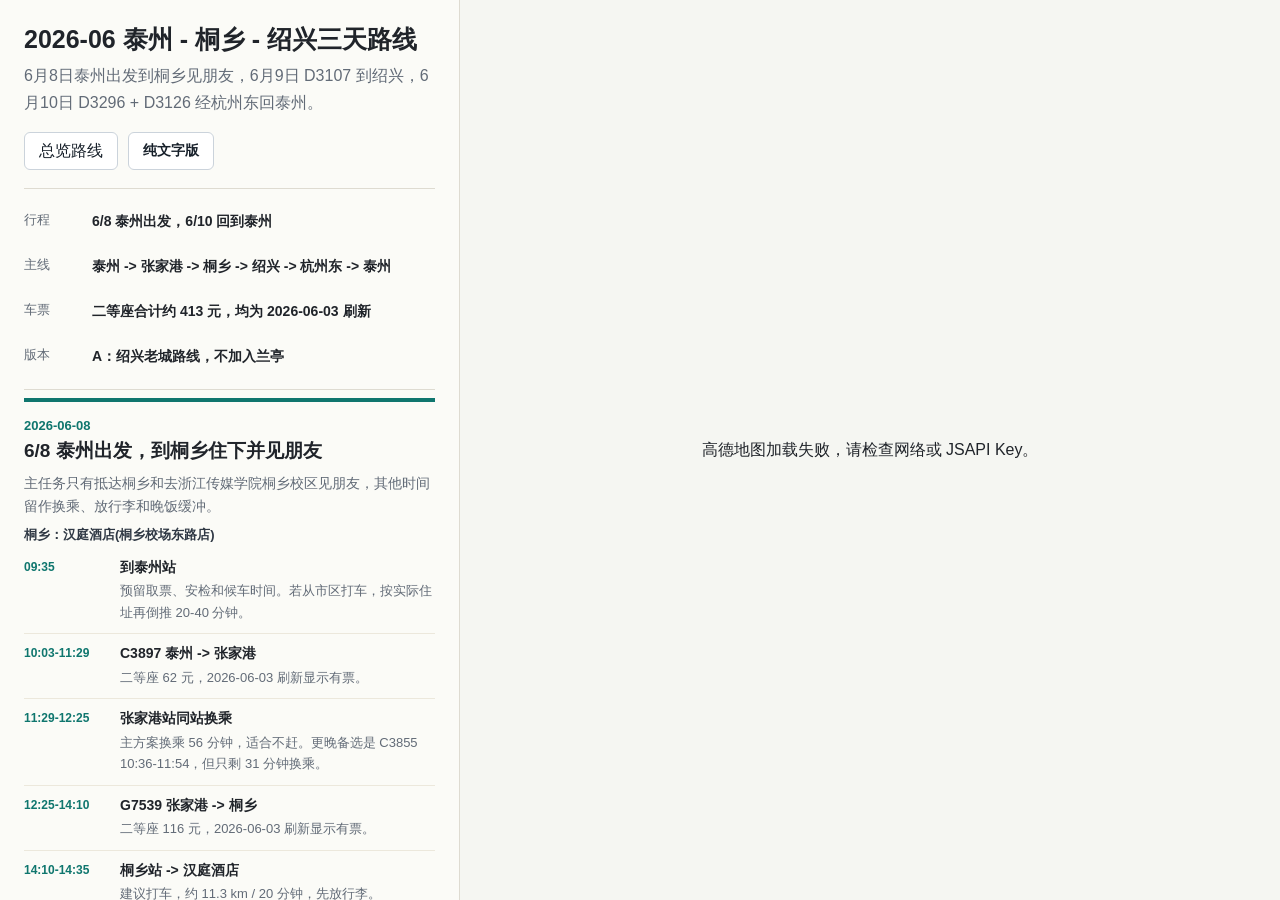
<file: index.html>
<!doctype html>
<html lang="zh-CN">
  <head>
    <meta charset="utf-8">
    <meta name="viewport" content="width=device-width, initial-scale=1">
    <title>2026-06 泰州 - 桐乡 - 绍兴行程</title>
    <link rel="stylesheet" href="./styles.css">
  </head>
  <body>
    <main class="layout">
      <aside class="panel" aria-label="三天行程明细">
        <div class="panel-header">
          <h1 id="trip-title">2026-06 泰州 - 桐乡 - 绍兴</h1>
          <p id="trip-subtitle"></p>
          <div class="toolbar">
            <button id="fit-route" type="button">总览路线</button>
            <a class="text-link" href="./itinerary-text.html">纯文字版</a>
          </div>
        </div>
        <section class="summary-band" aria-label="行程摘要">
          <div id="summary-list" class="summary-list"></div>
        </section>
        <div id="itinerary-list" class="itinerary-list"></div>
      </aside>
      <section id="map" aria-label="泰州到桐乡、绍兴再返回泰州的高德地图路线"></section>
    </main>
    <script src="https://webapi.amap.com/loader.js"></script>
    <script src="./src/trip-data.js"></script>
    <script src="./src/route-utils.js"></script>
    <script src="./src/amap-config.js"></script>
    <script src="./src/app.js"></script>
  </body>
</html>
</file>
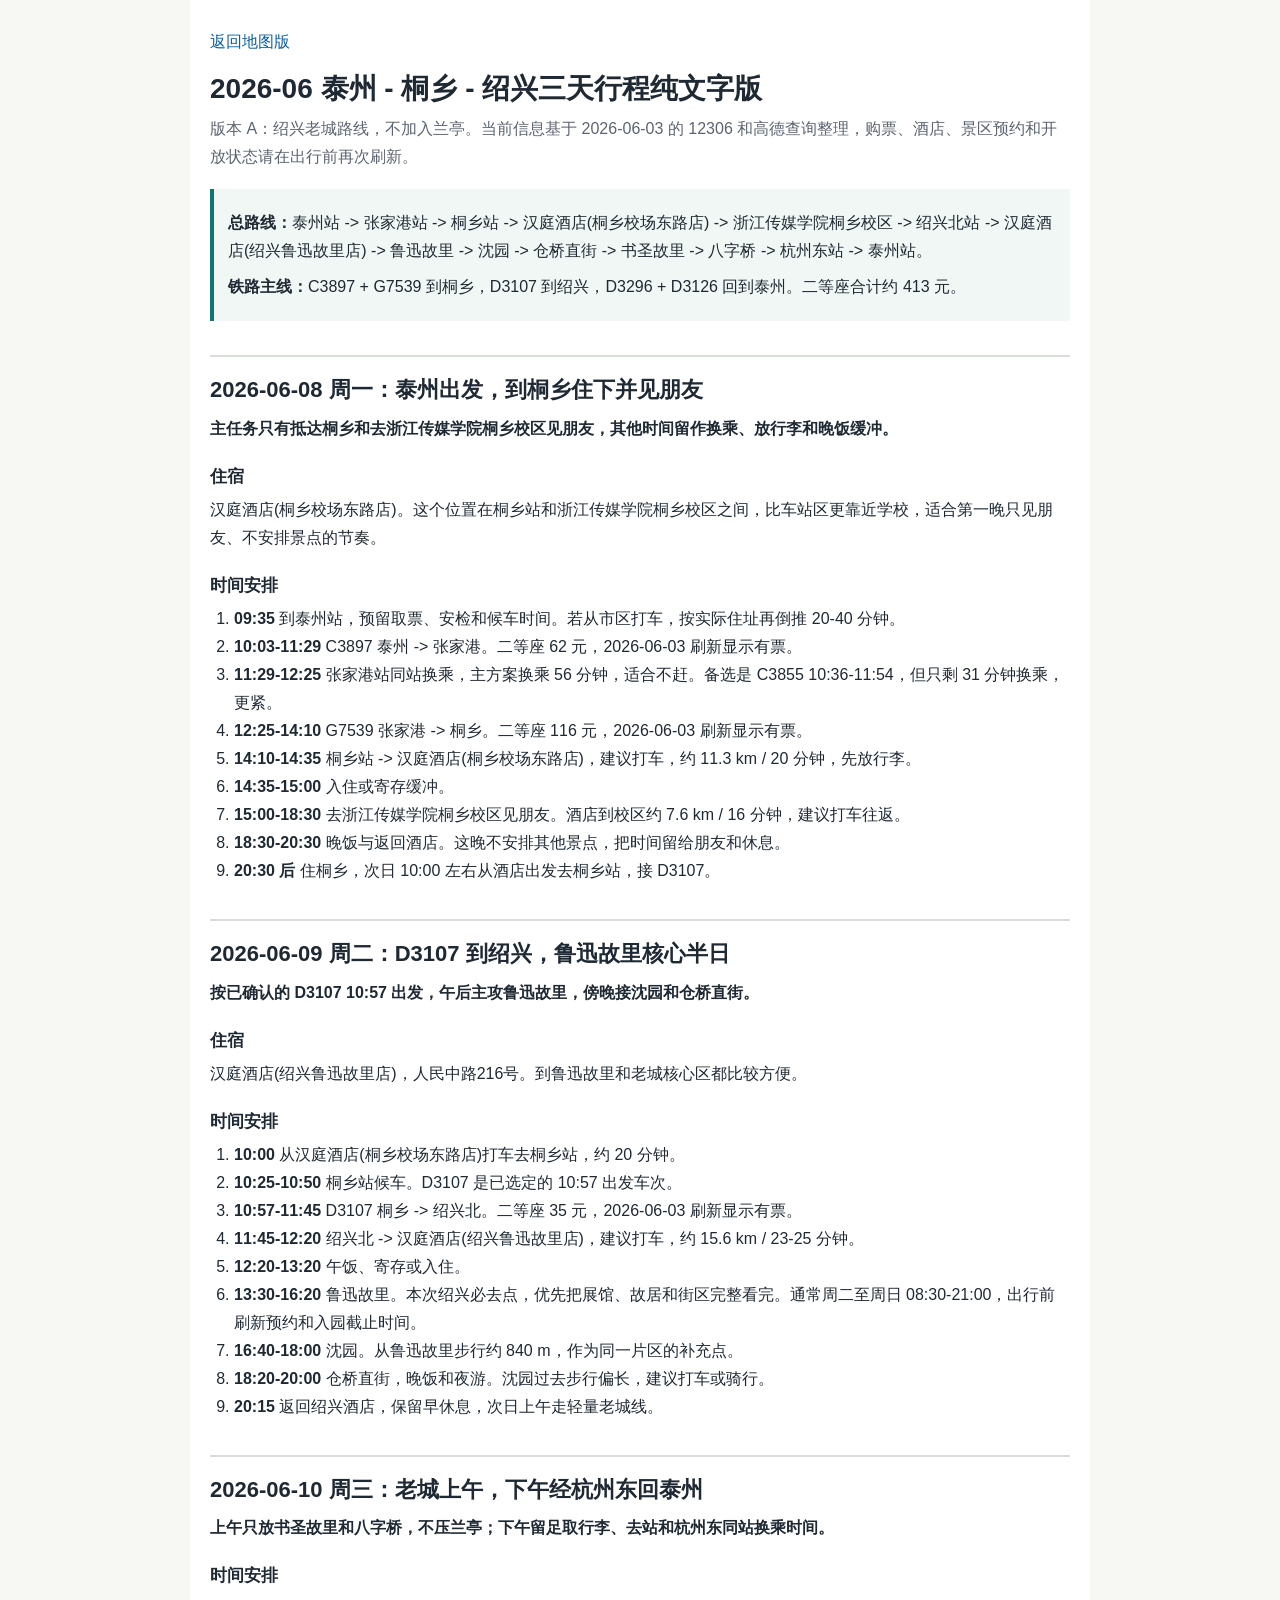
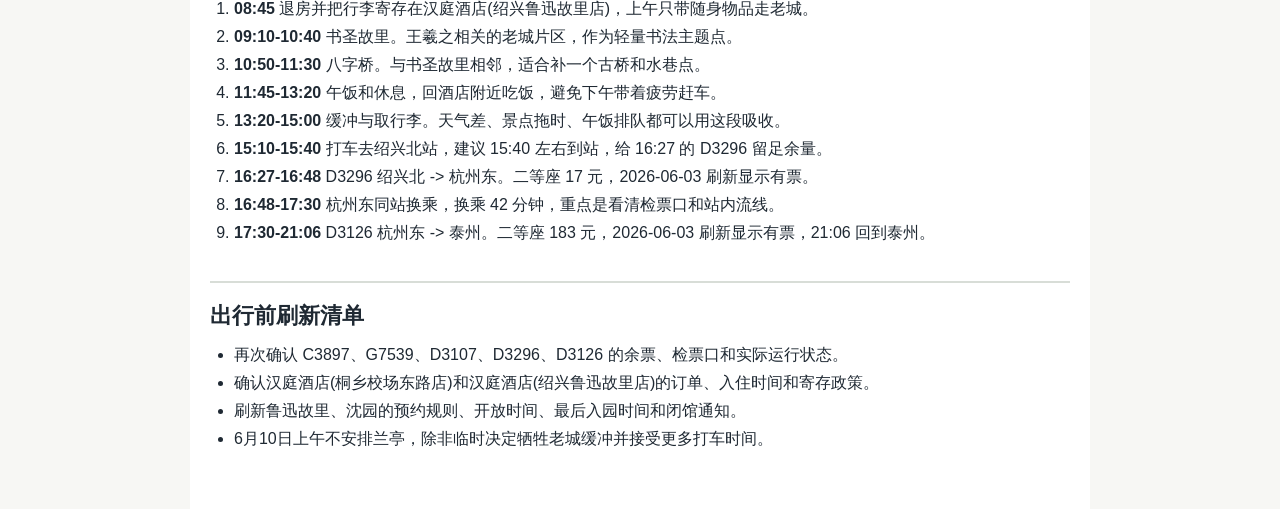
<file: itinerary-text.html>
<!doctype html>
<html lang="zh-CN">
  <head>
    <meta charset="utf-8">
    <meta name="viewport" content="width=device-width, initial-scale=1">
    <title>2026-06 泰州 - 桐乡 - 绍兴三天行程纯文字版</title>
    <style>
      :root {
        color-scheme: light;
        font-family: "Segoe UI", "Microsoft YaHei", Arial, sans-serif;
        color: #1f2933;
        background: #f7f7f4;
      }

      body {
        margin: 0;
      }

      main {
        max-width: 860px;
        margin: 0 auto;
        padding: 32px 20px 56px;
        background: #ffffff;
      }

      h1 {
        margin: 0 0 8px;
        font-size: 28px;
        line-height: 1.3;
        letter-spacing: 0;
      }

      h2 {
        margin: 34px 0 10px;
        padding-top: 18px;
        border-top: 2px solid #d8ddd7;
        font-size: 22px;
        line-height: 1.35;
        letter-spacing: 0;
      }

      h3 {
        margin: 22px 0 8px;
        font-size: 17px;
      }

      p,
      li {
        line-height: 1.75;
      }

      p {
        margin: 8px 0;
      }

      ol,
      ul {
        margin: 8px 0 0;
        padding-left: 1.5em;
      }

      .meta {
        color: #5b6470;
      }

      .notice {
        margin: 18px 0;
        padding: 12px 14px;
        border-left: 4px solid #0f766e;
        background: #f1f7f4;
      }

      .day-summary {
        font-weight: 700;
      }

      .back-link {
        display: inline-block;
        margin-bottom: 18px;
        color: #0f5f9e;
        text-decoration: none;
      }

      .back-link:hover {
        text-decoration: underline;
      }

      @media print {
        body {
          background: #ffffff;
        }

        main {
          max-width: none;
          padding: 0;
        }

        .back-link {
          display: none;
        }
      }
    </style>
  </head>
  <body>
    <main>
      <a class="back-link" href="./index.html">返回地图版</a>
      <h1>2026-06 泰州 - 桐乡 - 绍兴三天行程纯文字版</h1>
      <p class="meta">版本 A：绍兴老城路线，不加入兰亭。当前信息基于 2026-06-03 的 12306 和高德查询整理，购票、酒店、景区预约和开放状态请在出行前再次刷新。</p>

      <section class="notice">
        <p><strong>总路线：</strong>泰州站 -> 张家港站 -> 桐乡站 -> 汉庭酒店(桐乡校场东路店) -> 浙江传媒学院桐乡校区 -> 绍兴北站 -> 汉庭酒店(绍兴鲁迅故里店) -> 鲁迅故里 -> 沈园 -> 仓桥直街 -> 书圣故里 -> 八字桥 -> 杭州东站 -> 泰州站。</p>
        <p><strong>铁路主线：</strong>C3897 + G7539 到桐乡，D3107 到绍兴，D3296 + D3126 回到泰州。二等座合计约 413 元。</p>
      </section>

      <h2>2026-06-08 周一：泰州出发，到桐乡住下并见朋友</h2>
      <p class="day-summary">主任务只有抵达桐乡和去浙江传媒学院桐乡校区见朋友，其他时间留作换乘、放行李和晚饭缓冲。</p>
      <h3>住宿</h3>
      <p>汉庭酒店(桐乡校场东路店)。这个位置在桐乡站和浙江传媒学院桐乡校区之间，比车站区更靠近学校，适合第一晚只见朋友、不安排景点的节奏。</p>
      <h3>时间安排</h3>
      <ol>
        <li><strong>09:35</strong> 到泰州站，预留取票、安检和候车时间。若从市区打车，按实际住址再倒推 20-40 分钟。</li>
        <li><strong>10:03-11:29</strong> C3897 泰州 -> 张家港。二等座 62 元，2026-06-03 刷新显示有票。</li>
        <li><strong>11:29-12:25</strong> 张家港站同站换乘，主方案换乘 56 分钟，适合不赶。备选是 C3855 10:36-11:54，但只剩 31 分钟换乘，更紧。</li>
        <li><strong>12:25-14:10</strong> G7539 张家港 -> 桐乡。二等座 116 元，2026-06-03 刷新显示有票。</li>
        <li><strong>14:10-14:35</strong> 桐乡站 -> 汉庭酒店(桐乡校场东路店)，建议打车，约 11.3 km / 20 分钟，先放行李。</li>
        <li><strong>14:35-15:00</strong> 入住或寄存缓冲。</li>
        <li><strong>15:00-18:30</strong> 去浙江传媒学院桐乡校区见朋友。酒店到校区约 7.6 km / 16 分钟，建议打车往返。</li>
        <li><strong>18:30-20:30</strong> 晚饭与返回酒店。这晚不安排其他景点，把时间留给朋友和休息。</li>
        <li><strong>20:30 后</strong> 住桐乡，次日 10:00 左右从酒店出发去桐乡站，接 D3107。</li>
      </ol>

      <h2>2026-06-09 周二：D3107 到绍兴，鲁迅故里核心半日</h2>
      <p class="day-summary">按已确认的 D3107 10:57 出发，午后主攻鲁迅故里，傍晚接沈园和仓桥直街。</p>
      <h3>住宿</h3>
      <p>汉庭酒店(绍兴鲁迅故里店)，人民中路216号。到鲁迅故里和老城核心区都比较方便。</p>
      <h3>时间安排</h3>
      <ol>
        <li><strong>10:00</strong> 从汉庭酒店(桐乡校场东路店)打车去桐乡站，约 20 分钟。</li>
        <li><strong>10:25-10:50</strong> 桐乡站候车。D3107 是已选定的 10:57 出发车次。</li>
        <li><strong>10:57-11:45</strong> D3107 桐乡 -> 绍兴北。二等座 35 元，2026-06-03 刷新显示有票。</li>
        <li><strong>11:45-12:20</strong> 绍兴北 -> 汉庭酒店(绍兴鲁迅故里店)，建议打车，约 15.6 km / 23-25 分钟。</li>
        <li><strong>12:20-13:20</strong> 午饭、寄存或入住。</li>
        <li><strong>13:30-16:20</strong> 鲁迅故里。本次绍兴必去点，优先把展馆、故居和街区完整看完。通常周二至周日 08:30-21:00，出行前刷新预约和入园截止时间。</li>
        <li><strong>16:40-18:00</strong> 沈园。从鲁迅故里步行约 840 m，作为同一片区的补充点。</li>
        <li><strong>18:20-20:00</strong> 仓桥直街，晚饭和夜游。沈园过去步行偏长，建议打车或骑行。</li>
        <li><strong>20:15</strong> 返回绍兴酒店，保留早休息，次日上午走轻量老城线。</li>
      </ol>

      <h2>2026-06-10 周三：老城上午，下午经杭州东回泰州</h2>
      <p class="day-summary">上午只放书圣故里和八字桥，不压兰亭；下午留足取行李、去站和杭州东同站换乘时间。</p>
      <h3>时间安排</h3>
      <ol>
        <li><strong>08:45</strong> 退房并把行李寄存在汉庭酒店(绍兴鲁迅故里店)，上午只带随身物品走老城。</li>
        <li><strong>09:10-10:40</strong> 书圣故里。王羲之相关的老城片区，作为轻量书法主题点。</li>
        <li><strong>10:50-11:30</strong> 八字桥。与书圣故里相邻，适合补一个古桥和水巷点。</li>
        <li><strong>11:45-13:20</strong> 午饭和休息，回酒店附近吃饭，避免下午带着疲劳赶车。</li>
        <li><strong>13:20-15:00</strong> 缓冲与取行李。天气差、景点拖时、午饭排队都可以用这段吸收。</li>
        <li><strong>15:10-15:40</strong> 打车去绍兴北站，建议 15:40 左右到站，给 16:27 的 D3296 留足余量。</li>
        <li><strong>16:27-16:48</strong> D3296 绍兴北 -> 杭州东。二等座 17 元，2026-06-03 刷新显示有票。</li>
        <li><strong>16:48-17:30</strong> 杭州东同站换乘，换乘 42 分钟，重点是看清检票口和站内流线。</li>
        <li><strong>17:30-21:06</strong> D3126 杭州东 -> 泰州。二等座 183 元，2026-06-03 刷新显示有票，21:06 回到泰州。</li>
      </ol>

      <h2>出行前刷新清单</h2>
      <ul>
        <li>再次确认 C3897、G7539、D3107、D3296、D3126 的余票、检票口和实际运行状态。</li>
        <li>确认汉庭酒店(桐乡校场东路店)和汉庭酒店(绍兴鲁迅故里店)的订单、入住时间和寄存政策。</li>
        <li>刷新鲁迅故里、沈园的预约规则、开放时间、最后入园时间和闭馆通知。</li>
        <li>6月10日上午不安排兰亭，除非临时决定牺牲老城缓冲并接受更多打车时间。</li>
      </ul>
    </main>
  </body>
</html>
</file>
<file: styles.css>
/**
 * 模块名称：Zhejiang Amap itinerary styles
 * 职责描述：定义三天行程侧栏、高德地图容器、路线标签和移动端布局样式。
 * 输入/输出：输入页面 HTML 与高德覆盖物类名；输出稳定、可扫描的行程地图界面。
 * 依赖关系：依赖本页 HTML 结构和高德地图默认覆盖物。
 * 注意事项：移动端采用底部抽屉式面板，避免文字遮挡地图主体。
 */
:root {
  color-scheme: light;
  font-family: "Segoe UI", "Microsoft YaHei", Arial, sans-serif;
  background: #f5f6f2;
  color: #20242a;
  --panel-bg: #fbfbf7;
  --line: #dedbd1;
  --muted: #626b77;
  --button: #ffffff;
}

* {
  box-sizing: border-box;
}

body {
  margin: 0;
  min-width: 320px;
}

button {
  font: inherit;
}

.layout {
  display: grid;
  grid-template-columns: minmax(340px, 460px) 1fr;
  height: 100vh;
  overflow: hidden;
}

.panel {
  overflow: auto;
  padding: 24px;
  background: var(--panel-bg);
  border-right: 1px solid var(--line);
}

.panel-header {
  padding-bottom: 18px;
}

.panel h1 {
  margin: 0 0 8px;
  font-size: 25px;
  line-height: 1.25;
  letter-spacing: 0;
}

.panel p {
  margin: 0;
  color: var(--muted);
  line-height: 1.65;
}

.toolbar {
  display: flex;
  gap: 10px;
  margin-top: 16px;
}

.toolbar button {
  min-height: 38px;
  padding: 0 14px;
  border: 1px solid #cbd3db;
  border-radius: 6px;
  background: #ffffff;
  color: #17202a;
  cursor: pointer;
}

.text-link {
  display: inline-flex;
  align-items: center;
  min-height: 38px;
  padding: 0 14px;
  border: 1px solid #cbd3db;
  border-radius: 6px;
  background: #ffffff;
  color: #17202a;
  font-size: 14px;
  font-weight: 700;
  text-decoration: none;
}

.summary-band {
  border-top: 1px solid var(--line);
  border-bottom: 1px solid var(--line);
  padding: 14px 0;
  margin-bottom: 8px;
}

.summary-list {
  display: grid;
  grid-template-columns: 1fr;
  gap: 8px;
}

.summary-item {
  display: grid;
  grid-template-columns: 58px 1fr;
  gap: 10px;
  align-items: start;
  padding: 8px 0;
}

.summary-item span {
  color: var(--muted);
  font-size: 13px;
}

.summary-item strong {
  font-size: 14px;
  line-height: 1.5;
}

.itinerary-list {
  display: grid;
  gap: 18px;
  padding-bottom: 28px;
}

.day-card {
  border-top: 4px solid var(--day-color);
  padding-top: 14px;
}

.day-header span {
  color: var(--day-color);
  font-size: 13px;
  font-weight: 800;
}

.day-header h2 {
  margin: 4px 0 8px;
  font-size: 19px;
  line-height: 1.35;
  letter-spacing: 0;
}

.day-header p {
  font-size: 14px;
}

.day-base {
  margin-top: 8px;
  color: #2f3844;
  font-size: 13px;
  font-weight: 700;
}

.timeline {
  margin: 14px 0 12px;
  padding: 0;
  list-style: none;
  display: grid;
  gap: 10px;
}

.timeline li {
  display: grid;
  grid-template-columns: 84px 1fr;
  gap: 12px;
  padding: 0 0 10px;
  border-bottom: 1px solid #ece8dc;
}

.timeline time {
  color: var(--day-color);
  font-size: 12px;
  font-weight: 800;
  line-height: 1.5;
}

.timeline strong {
  display: block;
  margin-bottom: 3px;
  font-size: 14px;
  line-height: 1.4;
}

.timeline p {
  font-size: 13px;
}

.stop-list {
  display: grid;
  gap: 8px;
}

.stop-button {
  display: grid;
  grid-template-columns: 28px 1fr;
  gap: 8px 10px;
  align-items: start;
  width: 100%;
  min-height: 44px;
  padding: 10px;
  border: 1px solid #d7dce1;
  border-radius: 8px;
  background: var(--button);
  color: #20242a;
  cursor: pointer;
  text-align: left;
}

.stop-button span {
  display: grid;
  place-items: center;
  width: 24px;
  height: 24px;
  border-radius: 50%;
  background: color-mix(in srgb, var(--day-color) 14%, white);
  color: var(--day-color);
  font-size: 12px;
  font-weight: 800;
}

.stop-button strong {
  min-width: 0;
  font-size: 14px;
  line-height: 1.35;
}

.stop-button small,
.stop-button em {
  grid-column: 2;
  color: var(--muted);
  font-size: 12px;
  font-style: normal;
  line-height: 1.45;
}

.stop-button em {
  color: #3e4652;
}

#map {
  min-height: 100vh;
}

.route-label {
  display: inline-flex;
  align-items: center;
  gap: 5px;
  max-width: min(220px, 52vw);
  padding: 4px 7px;
  border: 1px solid;
  border-radius: 7px;
  background: rgba(255, 255, 255, 0.94);
  color: #17202a;
  box-shadow: 0 2px 9px rgba(32, 36, 42, 0.18);
  font-size: 12px;
  font-weight: 800;
  line-height: 1.25;
  white-space: normal;
}

.route-label b {
  color: #111827;
}

.route-label span {
  overflow-wrap: anywhere;
}

.popup-title {
  font-weight: 800;
  margin-bottom: 4px;
}

.popup-meta {
  color: #4b5563;
  line-height: 1.55;
}

.map-error {
  display: grid;
  place-items: center;
  min-height: 100vh;
  padding: 24px;
  background: #f5f6f2;
  color: #20242a;
  text-align: center;
  line-height: 1.6;
}

@media (max-width: 860px) {
  .layout {
    display: block;
    height: 100dvh;
  }

  #map {
    height: 100dvh;
    min-height: 100dvh;
  }

  .panel {
    position: fixed;
    left: 0;
    right: 0;
    bottom: 0;
    z-index: 500;
    max-height: 48dvh;
    padding: 16px;
    border-right: 0;
    border-top: 1px solid var(--line);
    box-shadow: 0 -8px 24px rgba(32, 36, 42, 0.2);
  }

  .panel h1 {
    font-size: 19px;
  }

  .summary-item {
    grid-template-columns: 48px 1fr;
  }

  .timeline li {
    grid-template-columns: 78px 1fr;
  }
}

@media (max-width: 420px) {
  .panel {
    padding: 14px;
  }

  .timeline li {
    grid-template-columns: 1fr;
    gap: 4px;
  }

  .stop-button {
    grid-template-columns: 26px 1fr;
    padding: 9px;
  }
}
</file>
